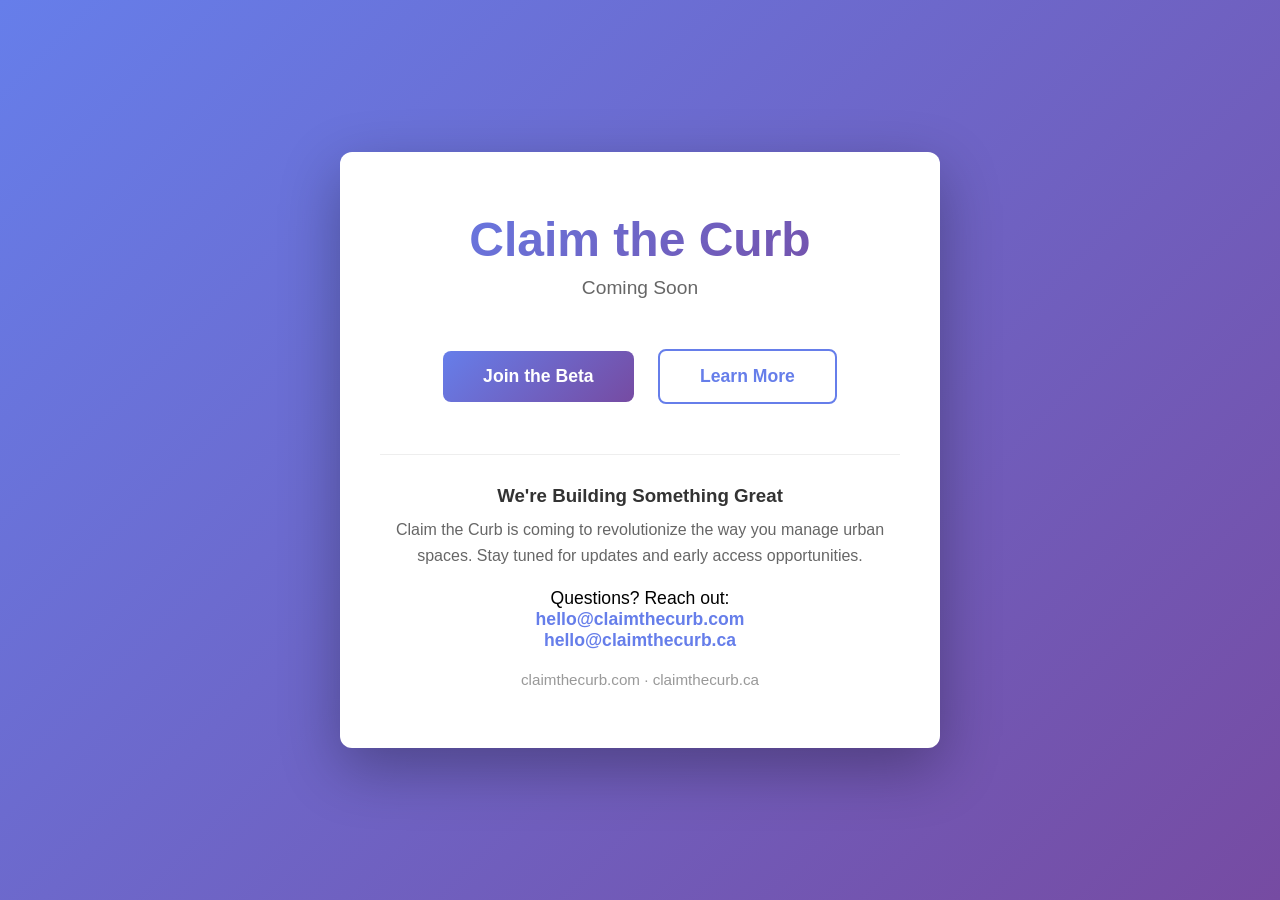
<file: index.html>
<!DOCTYPE html>
<html lang="en">
<head>
    <meta charset="UTF-8">
    <meta name="viewport" content="width=device-width, initial-scale=1.0">
    <title>Claim the Curb</title>
    <style>
        * {
            margin: 0;
            padding: 0;
            box-sizing: border-box;
        }

        body {
            font-family: -apple-system, BlinkMacSystemFont, 'Segoe UI', Roboto, 'Helvetica Neue', Arial, sans-serif;
            background: linear-gradient(135deg, #667eea 0%, #764ba2 100%);
            min-height: 100vh;
            display: flex;
            align-items: center;
            justify-content: center;
            padding: 20px;
        }

        .container {
            background: white;
            border-radius: 12px;
            box-shadow: 0 20px 60px rgba(0, 0, 0, 0.3);
            max-width: 600px;
            width: 100%;
            padding: 60px 40px;
            text-align: center;
        }

        h1 {
            color: #333;
            font-size: 3em;
            margin-bottom: 10px;
            background: linear-gradient(135deg, #667eea 0%, #764ba2 100%);
            -webkit-background-clip: text;
            -webkit-text-fill-color: transparent;
            background-clip: text;
        }

        .tagline {
            color: #666;
            font-size: 1.2em;
            margin-bottom: 30px;
            font-weight: 300;
        }

        .cta-section {
            margin: 40px 0;
        }

        .cta-button {
            display: inline-block;
            background: linear-gradient(135deg, #667eea 0%, #764ba2 100%);
            color: white;
            padding: 15px 40px;
            border-radius: 8px;
            text-decoration: none;
            font-size: 1.1em;
            font-weight: 600;
            transition: transform 0.3s, box-shadow 0.3s;
            margin: 10px;
            border: none;
            cursor: pointer;
        }

        .cta-button:hover {
            transform: translateY(-2px);
            box-shadow: 0 10px 25px rgba(102, 126, 234, 0.4);
        }

        .secondary-button {
            background: transparent;
            color: #667eea;
            border: 2px solid #667eea;
        }

        .secondary-button:hover {
            background: #f0f4ff;
        }

        .info-section {
            margin-top: 40px;
            padding-top: 30px;
            border-top: 1px solid #eee;
        }

        .info-section h3 {
            color: #333;
            margin-bottom: 10px;
        }

        .info-section p {
            color: #666;
            line-height: 1.6;
        }

        .contact-email {
            margin-top: 20px;
            font-size: 1.1em;
        }

        .contact-email a {
            color: #667eea;
            text-decoration: none;
            font-weight: 600;
        }

        .contact-email a:hover {
            text-decoration: underline;
        }

        .domains {
            margin-top: 20px;
            font-size: 0.95em;
            color: #999;
        }

        @media (max-width: 600px) {
            .container {
                padding: 40px 20px;
            }

            h1 {
                font-size: 2em;
            }

            .tagline {
                font-size: 1em;
            }
        }
    </style>
</head>
<body>
    <div class="container">
        <h1>Claim the Curb</h1>
        <p class="tagline">Coming Soon</p>

        <div class="cta-section">
            <a href="https://forms.gle/example" class="cta-button">Join the Beta</a>
            <button class="cta-button secondary-button" onclick="scrollToInfo()">Learn More</button>
        </div>

        <div class="info-section">
            <h3>We're Building Something Great</h3>
            <p>Claim the Curb is coming to revolutionize the way you manage urban spaces. Stay tuned for updates and early access opportunities.</p>
            
            <div class="contact-email">
                Questions? Reach out:
                <br><a href="mailto:hello@claimthecurb.com">hello@claimthecurb.com</a>
                <br><a href="mailto:hello@claimthecurb.ca">hello@claimthecurb.ca</a>
            </div>

            <div class="domains">
                claimthecurb.com · claimthecurb.ca
            </div>
        </div>
    </div>

    <script>
        function scrollToInfo() {
            document.querySelector('.info-section').scrollIntoView({ behavior: 'smooth' });
        }
    </script>
</body>
</html>
</file>
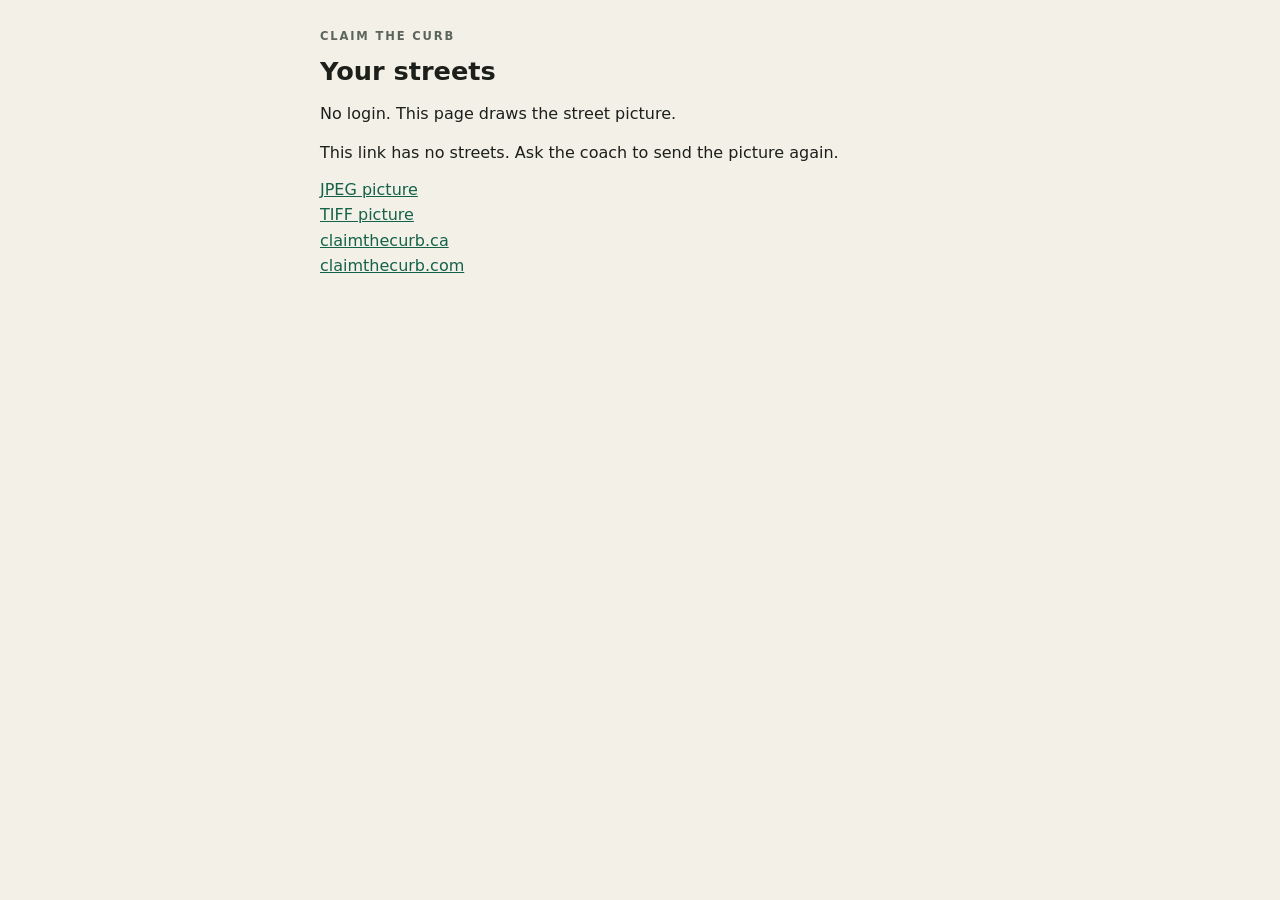
<file: crew.html>
<!DOCTYPE html>
<html lang="en-CA">
<head>
  <meta charset="utf-8" />
  <meta name="viewport" content="width=device-width, initial-scale=1" />
  <title>Crew map — Claim the Curb</title>
  <meta name="description" content="A street picture for a bottle-drive crew. No login." />
  <meta name="theme-color" content="#146348" />
  <style>
    :root { color-scheme: light; }
    body { margin: 0; background: #f3f0e8; color: #1c1f1a; font-family: ui-sans-serif, system-ui, sans-serif; }
    main { max-width: 40rem; margin: 0 auto; padding: 1rem 1rem 2rem; }
    .kicker { letter-spacing: 0.16em; text-transform: uppercase; font-size: 0.72rem; font-weight: 700; color: #5c655c; }
    h1 { font-size: 1.6rem; margin: 0.3rem 0; }
    p { line-height: 1.45; }
    a { color: #146348; }
    img { width: 100%; border: 1px solid #d9d3c5; border-radius: 8px; background: #fff; }
    nav { display: grid; gap: 0.4rem; margin-top: 0.8rem; }
  </style>
</head>
<body>
  <main>
    <p class="kicker">Claim the Curb</p>
    <h1 id="place">Your streets</h1>
    <p id="note">No login. This page draws the street picture.</p>
    <p id="status">Opening the picture…</p>
    <img id="shot" alt="" hidden />
    <nav>
      <a id="jpg" href="#">JPEG picture</a>
      <a id="tiff" href="#">TIFF picture</a>
      <a href="https://www.claimthecurb.ca/">claimthecurb.ca</a>
      <a href="https://www.claimthecurb.com/">claimthecurb.com</a>
    </nav>
  </main>
  <script>
    var shot = document.getElementById("shot");
    var statusEl = document.getElementById("status");
    var canvas = document.createElement("canvas");

    function decode(hash) {
      var raw = String(hash || "").replace(/^#/, "").replace(/-/g, "+").replace(/_/g, "/");
      if (!raw) return null;
      var pad = raw + "===".slice((raw.length + 3) % 4);
      var bin = atob(pad);
      var bytes = new Uint8Array(bin.length);
      for (var i = 0; i < bin.length; i++) bytes[i] = bin.charCodeAt(i);
      return JSON.parse(new TextDecoder().decode(bytes));
    }

    function project(streets) {
      var minLat = Infinity, maxLat = -Infinity, minLng = Infinity, maxLng = -Infinity;
      streets.forEach(function (street) {
        (street.l || []).forEach(function (p) {
          minLat = Math.min(minLat, p[0]); maxLat = Math.max(maxLat, p[0]);
          minLng = Math.min(minLng, p[1]); maxLng = Math.max(maxLng, p[1]);
        });
      });
      if (!isFinite(minLat)) { minLat = 0; maxLat = 1; minLng = 0; maxLng = 1; }
      var padLat = Math.max((maxLat - minLat) * 0.12, 0.001);
      var padLng = Math.max((maxLng - minLng) * 0.12, 0.001);
      minLat -= padLat; maxLat += padLat; minLng -= padLng; maxLng += padLng;
      var left = 70, top = 150, width = 960, height = 980;
      return function (lat, lng) {
        var x = left + ((lng - minLng) / (maxLng - minLng)) * width;
        var y = top + ((maxLat - lat) / (maxLat - minLat)) * height;
        return [x, y];
      };
    }

    function draw(data) {
      canvas.width = 1100;
      canvas.height = 1500;
      var ctx = canvas.getContext("2d");
      ctx.fillStyle = "#f3f0e8";
      ctx.fillRect(0, 0, canvas.width, canvas.height);
      ctx.fillStyle = "#146348";
      ctx.font = "700 22px sans-serif";
      ctx.fillText("CLAIM THE CURB", 70, 64);
      ctx.fillStyle = "#1c1f1a";
      ctx.font = "700 48px sans-serif";
      ctx.fillText(String(data.p || "Your streets").slice(0, 32), 70, 116);
      var to = project(data.s || []);
      (data.s || []).forEach(function (street, index) {
        var line = street.l || [];
        if (line.length < 2) return;
        ctx.beginPath();
        line.forEach(function (p, i) {
          var xy = to(p[0], p[1]);
          if (i === 0) ctx.moveTo(xy[0], xy[1]);
          else ctx.lineTo(xy[0], xy[1]);
        });
        ctx.strokeStyle = "#1c1f1a";
        ctx.lineWidth = 22;
        ctx.lineCap = "round";
        ctx.lineJoin = "round";
        ctx.stroke();
        ctx.strokeStyle = "#ffe14a";
        ctx.lineWidth = 14;
        ctx.stroke();
        var mid = line[Math.floor(line.length / 2)];
        var xy = to(mid[0], mid[1]);
        ctx.fillStyle = "#146348";
        ctx.beginPath();
        ctx.arc(xy[0], xy[1], 16, 0, Math.PI * 2);
        ctx.fill();
        ctx.fillStyle = "#fff";
        ctx.font = "700 16px sans-serif";
        ctx.textAlign = "center";
        ctx.fillText(String(index + 1), xy[0], xy[1] + 6);
        ctx.textAlign = "left";
      });
      var y = 1180;
      ctx.fillStyle = "#1c1f1a";
      ctx.font = "600 28px sans-serif";
      (data.s || []).forEach(function (street, index) {
        ctx.fillText(index + 1 + ".  " + String(street.n || "Street"), 70, y);
        y += 36;
      });
      ctx.fillStyle = "#5c655c";
      ctx.font = "500 22px sans-serif";
      ctx.fillText("claimthecurb.ca  ·  claimthecurb.com", 70, 1460);
      if (data.c) ctx.fillText(String(data.c), 70, 1424);
    }

    function tiffBlob() {
      var w = canvas.width, h = canvas.height;
      var pixels = canvas.getContext("2d").getImageData(0, 0, w, h).data;
      var rgb = new Uint8Array(w * h * 3);
      for (var i = 0, j = 0; i < pixels.length; i += 4, j += 3) {
        rgb[j] = pixels[i]; rgb[j + 1] = pixels[i + 1]; rgb[j + 2] = pixels[i + 2];
      }
      var tags = 10, ifd = 2 + tags * 12 + 4, header = 8, bitsAt = header + ifd, stripAt = bitsAt + 8;
      var bytes = new Uint8Array(stripAt + rgb.length);
      var view = new DataView(bytes.buffer);
      view.setUint8(0, 0x49); view.setUint8(1, 0x49); view.setUint16(2, 42, true); view.setUint32(4, header, true);
      view.setUint16(header, tags, true);
      var cursor = header + 2;
      function tag(id, type, count, value) {
        view.setUint16(cursor, id, true); view.setUint16(cursor + 2, type, true);
        view.setUint32(cursor + 4, count, true); view.setUint32(cursor + 8, value, true); cursor += 12;
      }
      tag(256, 4, 1, w); tag(257, 4, 1, h); tag(258, 3, 3, bitsAt); tag(259, 3, 1, 1);
      tag(262, 3, 1, 2); tag(273, 4, 1, stripAt); tag(277, 3, 1, 3); tag(278, 4, 1, h);
      tag(279, 4, 1, rgb.length); tag(284, 3, 1, 1);
      view.setUint16(bitsAt, 8, true); view.setUint16(bitsAt + 2, 8, true); view.setUint16(bitsAt + 4, 8, true);
      bytes.set(rgb, stripAt);
      return new Blob([bytes], { type: "image/tiff" });
    }

    function save(blob, name) {
      var url = URL.createObjectURL(blob);
      var a = document.createElement("a");
      a.href = url; a.download = name; document.body.appendChild(a); a.click(); a.remove();
      setTimeout(function () { URL.revokeObjectURL(url); }, 2000);
    }

    var params = new URLSearchParams(location.search);
    var as = params.get("as");
    var data = null;
    try { data = decode(location.hash); } catch (err) { data = null; }
    document.getElementById("jpg").href = location.pathname + "?as=jpg" + location.hash;
    document.getElementById("tiff").href = location.pathname + "?as=tiff" + location.hash;

    if (!data || !data.s || !data.s.length) {
      statusEl.textContent = "This link has no streets. Ask the coach to send the picture again.";
    } else {
      document.getElementById("place").textContent = data.p || "Your streets";
      document.title = (data.p || "Crew map") + " — Claim the Curb";
      draw(data);
      canvas.toBlob(function (blob) {
        if (!blob) return;
        shot.src = URL.createObjectURL(blob);
        shot.alt = "Map of " + (data.p || "streets");
        shot.hidden = false;
        statusEl.textContent = as === "jpg"
          ? "The JPEG picture should start saving. It is also on this page."
          : as === "tiff"
            ? "The TIFF picture should start saving. The picture stays on this page."
            : "Send this page to your crew. It opens on claimthecurb.ca or claimthecurb.com.";
        if (as === "jpg") save(blob, "curb-claim-streets.jpg");
        if (as === "tiff") save(tiffBlob(), "curb-claim-streets.tiff");
      }, "image/jpeg", 0.92);
    }
  </script>
</body>
</html>
</file>
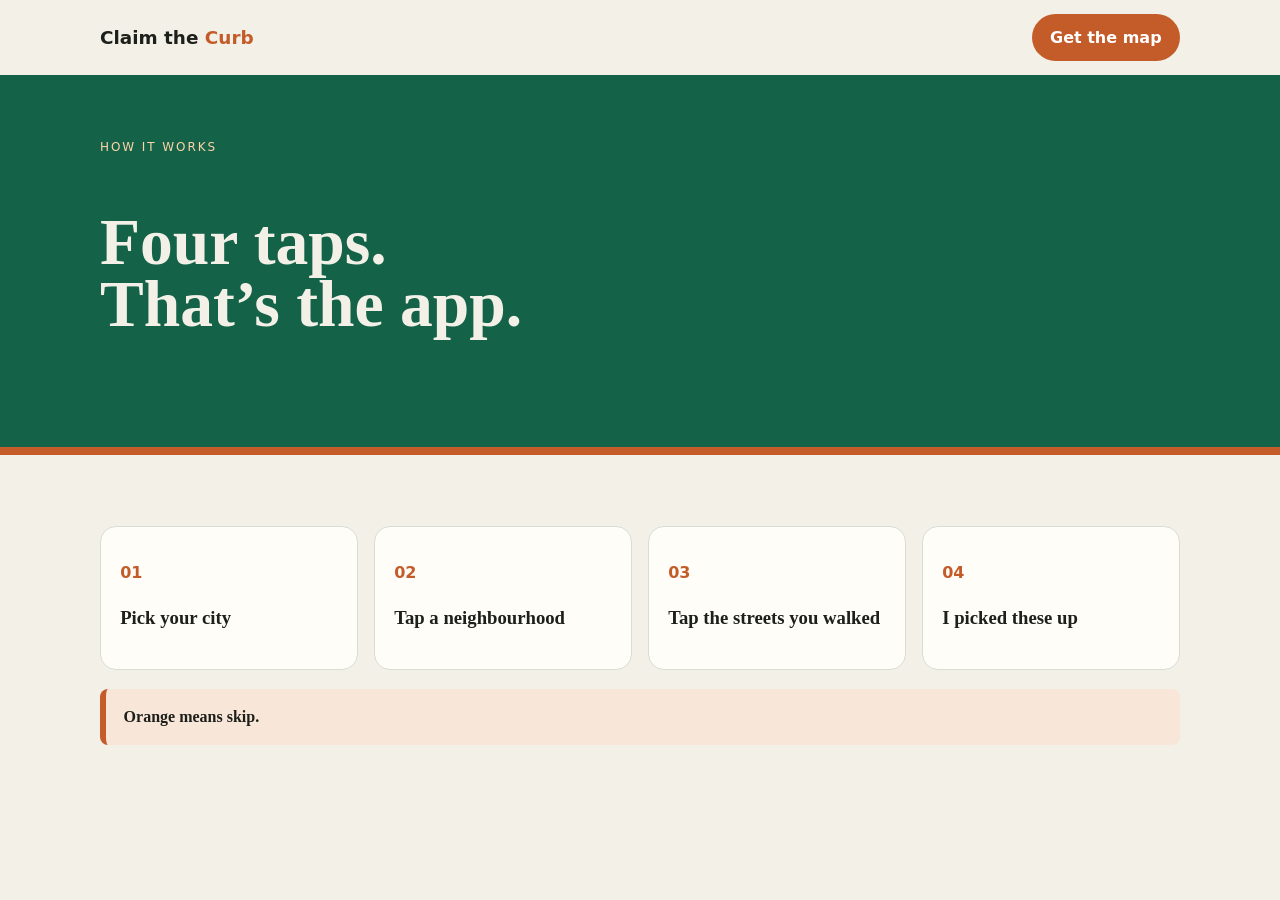
<file: how.html>
<!DOCTYPE html>
<html lang="en-CA">
<head>
  <meta charset="utf-8" />
  <meta name="viewport" content="width=device-width, initial-scale=1" />
  <title>How it works — Claim the Curb</title>
  <link rel="stylesheet" href="styles.css" />
</head>
<body>
  <header class="wrap"><nav><a class="logo" href="./">Claim the <span>Curb</span></a><a class="btn" href="./#beta">Get the map</a></nav></header>
  <section class="hero"><div class="wrap"><p class="kicker">How it works</p><h1>Four taps. That’s the app.</h1></div></section>
  <section class="section"><div class="wrap">
    <div class="grid">
      <article class="card"><p class="num">01</p><h3>Pick your city</h3></article>
      <article class="card"><p class="num">02</p><h3>Tap a neighbourhood</h3></article>
      <article class="card"><p class="num">03</p><h3>Tap the streets you walked</h3></article>
      <article class="card"><p class="num">04</p><h3>I picked these up</h3></article>
    </div>
    <div class="legend"><strong>Orange means skip.</strong></div>
  </div></section>
</body></html>
</file>
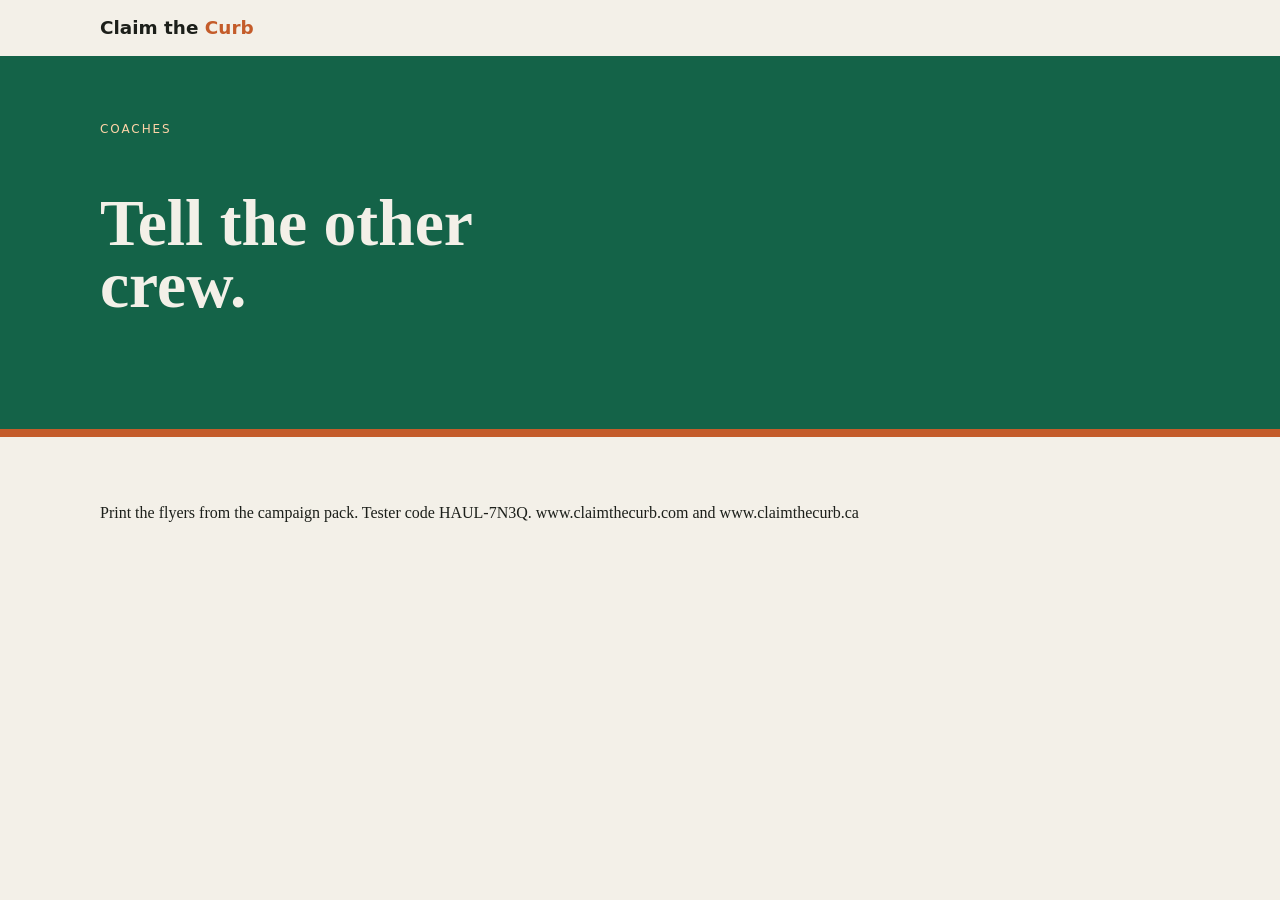
<file: teams.html>
<!DOCTYPE html>
<html lang="en-CA">
<head><meta charset="utf-8" /><meta name="viewport" content="width=device-width, initial-scale=1" /><title>For teams — Claim the Curb</title><link rel="stylesheet" href="styles.css" /></head>
<body>
<header class="wrap"><nav><a class="logo" href="./">Claim the <span>Curb</span></a></nav></header>
<section class="hero"><div class="wrap"><p class="kicker">Coaches</p><h1>Tell the other crew.</h1></div></section>
<section class="section"><div class="wrap"><p>Print the flyers from the campaign pack. Tester code HAUL-7N3Q. www.claimthecurb.com and www.claimthecurb.ca</p></div></section>
</body></html>
</file>
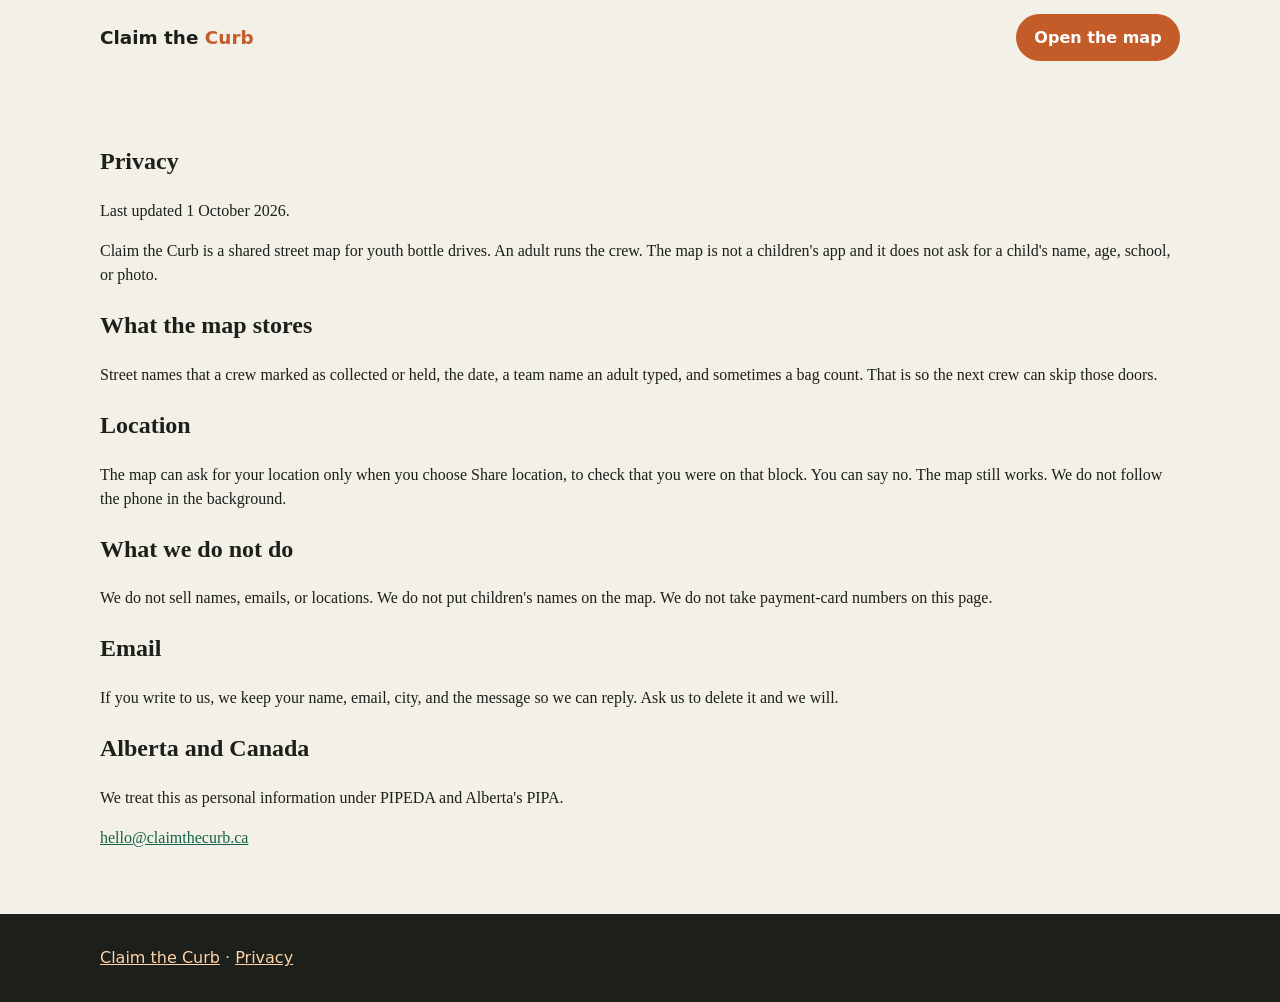
<file: legal/privacy.html>
<!DOCTYPE html>
<html lang="en-CA">
<head>
  <meta charset="utf-8" />
  <meta name="viewport" content="width=device-width, initial-scale=1" />
  <title>Privacy — Claim the Curb</title>
  <link rel="canonical" href="https://calvin692.github.io/claimthecurb/legal/privacy.html" />
  <meta name="description" content="What Claim the Curb stores. No kids' names. Location only if you choose to share it." />
  <link rel="icon" type="image/png" href="../assets/favicon-32.png" />
  <link rel="stylesheet" href="../styles.css" />
</head>
<body>
  <header class="wrap">
    <nav>
      <a class="logo" href="../">Claim the <span>Curb</span></a>
      <a class="btn" href="../walk.html">Open the map</a>
    </nav>
  </header>
  <section class="section">
    <div class="wrap legal">
      <h1>Privacy</h1>
      <p>Last updated 1 October 2026.</p>
      <p>Claim the Curb is a shared street map for youth bottle drives. An adult runs the crew. The map is not a children's app and it does not ask for a child's name, age, school, or photo.</p>
      <h2>What the map stores</h2>
      <p>Street names that a crew marked as collected or held, the date, a team name an adult typed, and sometimes a bag count. That is so the next crew can skip those doors.</p>
      <h2>Location</h2>
      <p>The map can ask for your location only when you choose Share location, to check that you were on that block. You can say no. The map still works. We do not follow the phone in the background.</p>
      <h2>What we do not do</h2>
      <p>We do not sell names, emails, or locations. We do not put children's names on the map. We do not take payment-card numbers on this page.</p>
      <h2>Email</h2>
      <p>If you write to us, we keep your name, email, city, and the message so we can reply. Ask us to delete it and we will.</p>
      <h2>Alberta and Canada</h2>
      <p>We treat this as personal information under PIPEDA and Alberta's PIPA.</p>
      <p><a href="mailto:hello@claimthecurb.ca">hello@claimthecurb.ca</a></p>
    </div>
  </section>
  <footer>
    <div class="wrap">
      <a href="https://calvin692.github.io/claimthecurb/">Claim the Curb</a>
      · <a href="./privacy.html">Privacy</a>
    </div>
  </footer>
</body>
</html>
</file>
<file: styles.css>
:root { --pine:#146348; --cream:#f3f0e8; --ink:#1c1f1a; --muted:#5b645b; --orange:#c45c2a; --line:#d7ddd4; --paper:#fffdf8; }
* { box-sizing:border-box } body { margin:0; font-family:Georgia,serif; background:var(--cream); color:var(--ink); line-height:1.5 }
a { color:var(--pine) } .wrap { width:min(1080px, calc(100% - 2rem)); margin:0 auto }
nav { display:flex; justify-content:space-between; align-items:center; padding:.9rem 0 }
.logo { font-family:system-ui,sans-serif; font-weight:800; text-decoration:none; color:var(--ink); font-size:1.15rem }
.logo span { color:var(--orange) }
nav ul { list-style:none; display:flex; gap:1.1rem; margin:0; padding:0; font-family:system-ui,sans-serif; font-weight:600 }
nav a { text-decoration:none; color:var(--ink) }
.btn { display:inline-block; background:var(--orange); color:#fff; text-decoration:none; font-family:system-ui,sans-serif; font-weight:800; border-radius:999px; padding:.7rem 1.15rem }
.btn.dark { background:var(--pine) }
.hero { background:var(--pine); color:var(--cream); padding:3.2rem 0 3.6rem; border-bottom:8px solid var(--orange) }
.hero .kicker { font-family:system-ui,sans-serif; letter-spacing:.16em; text-transform:uppercase; font-size:.75rem; color:#ffd4a8 }
.hero h1 { font-size:clamp(2.2rem,6vw,4.1rem); line-height:.95; max-width:14ch }
.section { padding:3rem 0 } .muted { color:var(--muted) }
.grid { display:grid; gap:1rem; grid-template-columns:repeat(auto-fit,minmax(220px,1fr)); margin-top:1.4rem }
.card { background:var(--paper); border:1px solid var(--line); border-radius:16px; padding:1.15rem 1.2rem }
.num { font-family:system-ui,sans-serif; font-weight:800; color:var(--orange) }
.legend { background:#f8e6d8; border-left:6px solid var(--orange); padding:1rem 1.1rem; border-radius:8px; margin:1.2rem 0 }
footer { background:var(--ink); color:#d7ddd4; padding:2rem 0; font-family:system-ui,sans-serif }
footer a { color:#ffd4a8 } .foot-row { display:flex; justify-content:space-between; gap:1rem; flex-wrap:wrap }
@media (max-width:760px){ nav ul { display:none } }
</file>
